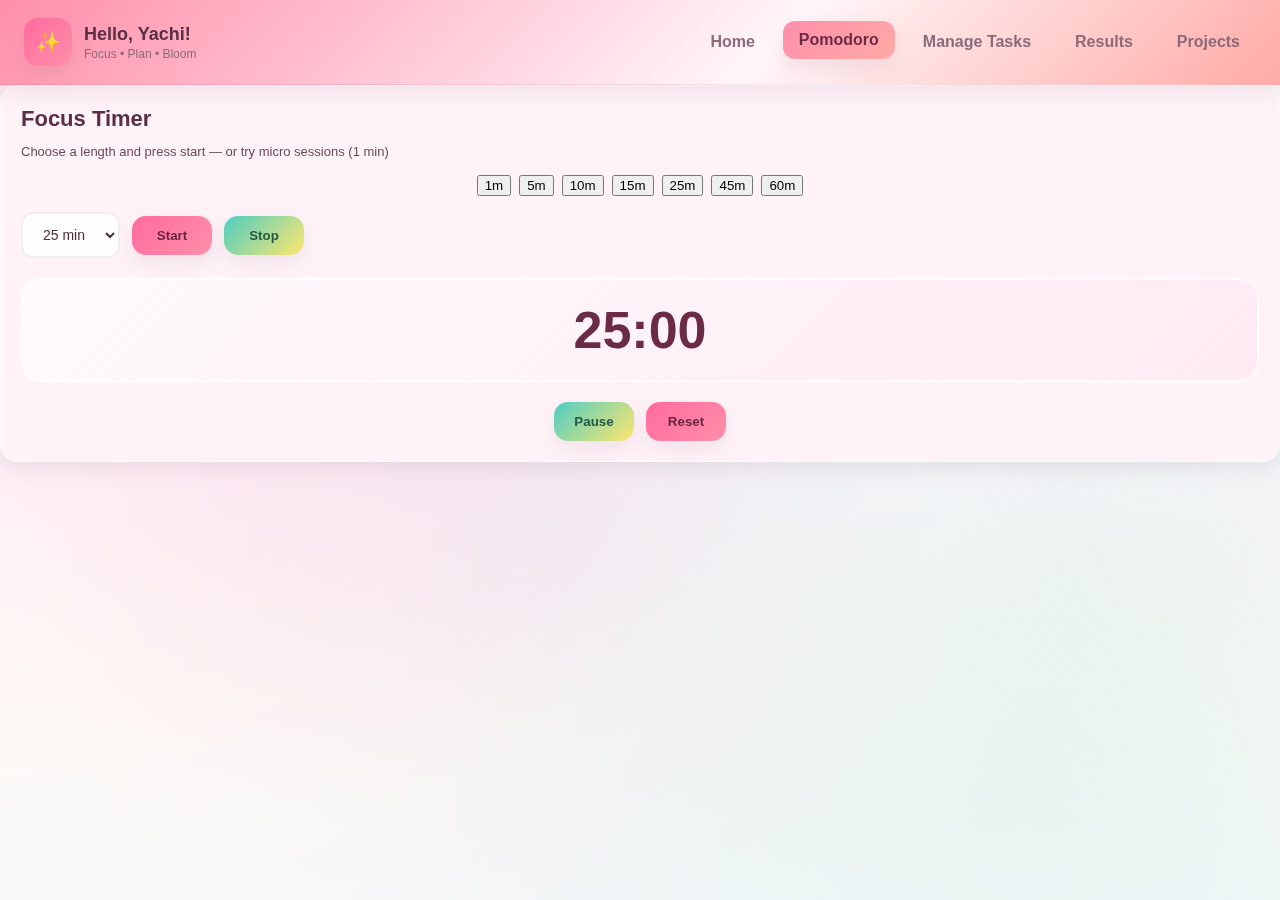
<file: pomodoro.html>
<!-- this is the start of my pomodoro timer page. i made this to help me focus on tasks using the pomodoro technique, where you work for 25 minutes and take a break. it's part of my web development project to manage time effectively. -->
<!DOCTYPE html>
<html lang="en">
<head>
  <!-- these meta tags ensure the page looks good on all devices, especially mobile phones. i added them because responsiveness is important for user experience. -->
  <meta charset="utf-8"/><meta name="viewport" content="width=device-width,initial-scale=1"/>
  <!-- the title shows up in the browser tab. i chose 'pomodoro - pastel tasks' to reflect the app's name and the calming theme. -->
  <title>Pomodoro - Pastel Tasks</title>
  <!-- linking to my css file for all the styling. this keeps the html clean and separates concerns. -->
  <link rel="stylesheet" href="style.css"/>
</head>
<body>
  <!-- this is the body of the page. i have a soothing background div for visual appeal. -->
  <div class="soothing-bg"></div>
  <!-- the header contains the brand and navigation. i personalized it with my name and a motivational subtitle. -->
  <header class="header">
    <div class="brand">
      <!-- the logo is a sparkle emoji to represent creativity and focus. -->
      <div class="logo">✨</div>
      <div>
        <!-- my name in the brand title to make it personal. -->
        <div class="brand-title">Hello, Yachi!</div>
        <!-- subtitle that captures the essence of the app: focus, plan, and grow. -->
        <div class="brand-subtitle">Focus • Plan • Bloom</div>
      </div>
    </div>
    <!-- navigation bar with links to different pages. the active class highlights the current page. -->
    <nav class="nav">
      <a href="index.html">Home</a>
      <a href="pomodoro.html" class="active">Pomodoro</a>
      <a href="manage.html">Manage Tasks</a>
      <a href="results.html">Results</a>
      <a href="projects.html">Projects</a>
    </nav>
  </header>

  <!-- this is the main container for the pomodoro timer. i used a card layout to make it look clean and centered. -->
  <div class="pomodoro-container">
    <div class="card">
      <!-- the main heading for the timer section. -->
      <div class="h1">Focus Timer</div>
      <!-- a small description to guide the user on how to use the timer. -->
      <div class="small">Choose a length and press start — or try micro sessions (1 min)</div>

      <!-- these are the minute buttons for quick selection. i made them flexible with flexbox for better layout. -->
      <div class="timer-buttons" style="display:flex; gap:8px; justify-content:center; margin:16px 0; flex-wrap:wrap;">
        <button class="timer-btn" data-min="1">1m</button>
        <button class="timer-btn" data-min="5">5m</button>
        <button class="timer-btn" data-min="10">10m</button>
        <button class="timer-btn" data-min="15">15m</button>
        <button class="timer-btn" data-min="25">25m</button>
        <button class="timer-btn" data-min="45">45m</button>
        <button class="timer-btn" data-min="60">60m</button>
      </div>

      <!-- this row contains the select dropdown and start/stop buttons. -->
      <div class="row row-margin-top">
        <select id="timerSelect" class="input" title="Select timer duration">
          <option value="25">25 min</option>
          <option value="50">50 min</option>
          <option value="60">60 min</option>
          <option value="5">5 min</option>
          <option value="1">1 min</option>
        </select>
        <button id="startBtn" class="btn">Start</button>
        <button id="stopBtn" class="btn secondary">Stop</button>
      </div>

      <!-- the large timer display where the countdown is shown. -->
      <div class="timer-large" id="timerDisplay">25:00</div>
      <!-- controls for pause and reset. -->
      <div class="timer-controls">
        <button id="pauseBtn" class="btn secondary">Pause</button>
        <button id="resetBtn" class="btn">Reset</button>
      </div>
    </div>
  </div>

  <!-- this is the soothing background video. i added it to create a calming atmosphere while focusing. it's positioned fixed and has low opacity so it doesn't distract. -->
  <video id="soothingVideo" autoplay muted loop style="position:fixed; top:0; left:0; width:100%; height:100%; object-fit:cover; z-index:-3; opacity:0.3;">
    <source src="https://player.vimeo.com/external/371433597.sd.mp4?s=12345" type="video/mp4">
    <!-- fallback to a calming gradient if video doesn't load -->
  </video>

<script src="app.js"></script>
<script>
  // this is the javascript section where all the timer logic is implemented. i wrote this to handle the pomodoro functionality.
  let timerInt=null, remaining=25*60, running=false;
  // these are the main elements i selected from the html to manipulate the timer.
  const display = document.getElementById("timerDisplay");
  const select = document.getElementById("timerSelect");
  const video = document.getElementById("soothingVideo");

  // this function formats the time in seconds to mm:ss format. i used it to display the timer nicely.
  function formatTime(s){
    const m = Math.floor(s/60); const sec = s%60;
    return `${m}:${sec<10? '0'+sec: sec}`;
  }

  // this handles the minute buttons. when clicked, it sets the timer to that duration and updates the display.
  document.querySelectorAll('.timer-btn').forEach(btn => {
    btn.addEventListener('click', () => {
      const minutes = parseInt(btn.dataset.min);
      remaining = minutes * 60;
      display.textContent = formatTime(remaining);
      select.value = minutes;
    });
  });

  // this updates the timer when the select dropdown changes.
  select.addEventListener("change", ()=>{
    remaining = parseInt(select.value)*60;
    display.textContent = formatTime(remaining);
  });

  // this handles the start button. it starts the timer, plays the video, and sets up the countdown interval.
  document.getElementById("startBtn").addEventListener("click", ()=>{
    if(running) return;
    running = true;
    display.classList.add('active');
    video.play();
    if(!remaining) remaining = parseInt(select.value)*60;
    timerInt = setInterval(()=>{
      if(remaining<=0){
        clearInterval(timerInt);
        running=false;
        display.classList.remove('active');
        video.pause();
        showCompletionMessage();
      } else {
        remaining--;
        display.textContent = formatTime(remaining);
      }
    },1000);
  });

  // this handles the stop button. it stops the timer, pauses the video, and resets the time to the selected duration.
  document.getElementById("stopBtn").addEventListener("click", ()=>{
    clearInterval(timerInt);
    timerInt=null;
    running=false;
    display.classList.remove('active');
    video.pause();
    remaining = parseInt(select.value)*60;
    display.textContent = formatTime(remaining);
  });

  // this handles the pause button. it toggles between pausing and resuming the timer.
  document.getElementById("pauseBtn").addEventListener("click", ()=>{
    if(running){
      clearInterval(timerInt);
      running=false;
      display.classList.remove('active');
      video.pause();
    } else {
      if(!remaining) remaining=parseInt(select.value)*60;
      timerInt=setInterval(()=>{
        remaining--;
        if(remaining<=0){
          clearInterval(timerInt);
          running=false;
          display.classList.remove('active');
          video.pause();
          showCompletionMessage();
        } else {
          display.textContent=formatTime(remaining);
        }
      },1000);
      running=true;
      display.classList.add('active');
      video.play();
    }
  });

  // this handles the reset button. it stops the timer, pauses the video, and resets the time to the selected duration.
  document.getElementById("resetBtn").addEventListener("click", ()=>{
    clearInterval(timerInt);
    running=false;
    display.classList.remove('active');
    video.pause();
    remaining=parseInt(select.value)*60;
    display.textContent = formatTime(remaining);
  });

  // this function creates and displays a beautiful completion message when the timer reaches zero.
  function showCompletionMessage(){
    // Create a beautiful completion message
    const modal = document.createElement('div');
    modal.style.cssText = `
      position:fixed; top:0; left:0; width:100%; height:100%;
      background:linear-gradient(135deg, rgba(255,214,232,0.9), rgba(198,231,217,0.9));
      display:flex; align-items:center; justify-content:center; z-index:1000;
      backdrop-filter:blur(10px);
    `;
    modal.innerHTML = `
      <div style="text-align:center; padding:40px; background:rgba(255,255,255,0.9); border-radius:20px; box-shadow:0 20px 40px rgba(0,0,0,0.1);">
        <div style="font-size:48px; margin-bottom:20px;">🎉</div>
        <h2 style="color:#5a2f45; margin:0 0 20px 0;">Session Complete!</h2>
        <p style="color:#6b495b; font-size:18px; margin:0 0 30px 0;">Great job! Take a short break and celebrate your progress.</p>
        <button onclick="this.parentElement.parentElement.remove()" style="
          background:linear-gradient(135deg, var(--accent), var(--accent-2));
          color:#6b2540; padding:12px 24px; border:none; border-radius:12px;
          font-weight:700; cursor:pointer; font-size:16px;
        ">Continue</button>
      </div>
    `;
    document.body.appendChild(modal);
  }

  // this initializes the timer display with the default value from the select dropdown.
  select.dispatchEvent(new Event('change'));
</script>
</body>
</html>
</file>
<file: style.css>
/* Enhanced Pastel theme - shared styles with animations - this file contains all the styling for my task manager app, creating a beautiful and functional interface. */

/* these are the main color variables that define the pastel theme. i chose soft, calming colors that are easy on the eyes and create a pleasant user experience. */
:root{
  --bg:#fff8fb; /* soft pinkish background color */
  --card:#fff3f8; /* slightly lighter pink for cards */
  --muted:#8b6b7a; /* muted purple-gray for secondary text */
  --accent:#ff6b9d; /* vibrant pink - the main accent color */
  --accent-2:#ff8fab; /* bright blush - secondary accent */
  --accent-3:#4ecdc4; /* vibrant mint - for variety */
  --accent-4:#ffe66d; /* bright yellow - for highlights */
  --accent-5:#b19cd9; /* vibrant purple - for special elements */
  --accent-6:#ffaaa5; /* coral pink - for warmth */
  --shadow: 0 8px 20px rgba(133,98,120,0.12); /* subtle shadow for depth */
  --shadow-hover: 0 12px 30px rgba(133,98,120,0.2); /* deeper shadow on hover */
  --glass: rgba(255,255,255,0.7); /* glass effect for modern look */
  --font: "Segoe UI", Tahoma, Geneva, Verdana, sans-serif; /* clean, readable font stack */

  /* Animation variables - these control how smooth the transitions feel */
  --transition: all 0.3s cubic-bezier(0.4, 0, 0.2, 1); /* smooth easing for interactions */
  --bounce: cubic-bezier(0.68, -0.55, 0.265, 1.55); /* bouncy animation curve */
}

/* Dark mode - for users who prefer darker interfaces, especially at night or in low-light environments */
body.dark {
  --bg: #1e1e1e; /* dark background */
  --card: #2c2c2c; /* slightly lighter dark for cards */
  --muted: #a0a0a0; /* light gray for secondary text */
  --accent: #ff6b9d; /* vibrant pink - the main accent color */
  --accent-2: #ff8fab; /* bright blush - secondary accent */
  --accent-3: #4ecdc4; /* vibrant mint - for variety */
  --accent-4: #ffe66d; /* bright yellow - for highlights */
  --accent-5: #b19cd9; /* vibrant purple - for special elements */
  --accent-6: #ffaaa5; /* coral pink - for warmth */
  --shadow: 0 8px 20px rgba(0,0,0,0.7); /* stronger shadows for dark mode */
  --shadow-hover: 0 12px 30px rgba(0,0,0,0.9); /* even stronger shadows on hover */
  --glass: rgba(44,44,44,0.7); /* darker glass effect */
  color: #ddd; /* light text color */
  background: linear-gradient(180deg, #121212 0%, #1e1e1e 50%, #2a2a2a 100%); /* dark gradient background */
}

/* Grey mode - a neutral, professional look that's easy on the eyes */
body.grey {
  --bg: #f0f0f0; /* neutral gray background */
  --card: #e0e0e0; /* slightly lighter gray for cards */
  --muted: #666666; /* medium gray for secondary text */
  --accent: #999999; /* muted gray accent */
  --accent-2: #bbbbbb; /* lighter gray secondary accent */
  --accent-3: #cccccc; /* light gray for variety */
  --accent-4: #dddddd; /* very light gray for highlights */
  --accent-5: #eeeeee; /* almost white for special elements */
  --accent-6: #aaaaaa; /* medium-light gray for warmth */
  --shadow: 0 8px 20px rgba(100,100,100,0.2); /* subtle gray shadows */
  --shadow-hover: 0 12px 30px rgba(100,100,100,0.3); /* slightly stronger gray shadows on hover */
  --glass: rgba(224,224,224,0.7); /* gray glass effect */
  color: #333; /* dark text color */
  background: linear-gradient(180deg, #e0e0e0 0%, #f0f0f0 50%, #f8f8f8 100%); /* neutral gray gradient */
}

/* White mode (default) - the bright, clean default theme */
body.white {
  --bg:#fff8fb; /* soft pinkish background */
  --card:#fff3f8; /* slightly lighter pink for cards */
  --muted:#8b6b7a; /* muted purple-gray for secondary text */
  --accent:#ff6b9d; /* vibrant pink - the main accent color */
  --accent-2:#ff8fab; /* bright blush - secondary accent */
  --accent-3:#4ecdc4; /* vibrant mint - for variety */
  --accent-4:#ffe66d; /* bright yellow - for highlights */
  --accent-5:#b19cd9; /* vibrant purple - for special elements */
  --accent-6:#ffaaa5; /* coral pink - for warmth */
  --shadow: 0 8px 20px rgba(133,98,120,0.12); /* subtle shadow for depth */
  --shadow-hover: 0 12px 30px rgba(133,98,120,0.2); /* deeper shadow on hover */
  --glass: rgba(255,255,255,0.7); /* glass effect for modern look */
  color:#422c3a; /* warm dark text color */
  background: linear-gradient(180deg, #fff8fb 0%, #fffaf6 50%, #f8f9fa 100%); /* soft gradient background */
}

/* Base styles - fundamental CSS reset and body styling */
*{box-sizing:border-box} /* ensures padding and border are included in element dimensions */
body{
  margin:0; /* removes default margin */
  font-family:var(--font); /* uses our custom font stack */
  background: linear-gradient(180deg, #fff8fb 0%, #fffaf6 50%, #f8f9fa 100%); /* soft gradient background */
  color:#422c3a; /* warm text color */
  -webkit-font-smoothing:antialiased; /* smooths fonts on webkit browsers */
  -moz-osx-font-smoothing:grayscale; /* smooths fonts on firefox */
  position:relative; /* for positioning context */
  overflow-x:hidden; /* prevents horizontal scrolling */
}

/* Animated background elements - creates subtle floating orbs for visual interest */
body::before {
  content:''; /* creates pseudo-element */
  position:fixed; /* stays in place during scroll */
  top:0;
  left:0;
  width:100%;
  height:100%;
  background:
    radial-gradient(circle at 20% 20%, rgba(255,107,157,0.15) 0%, transparent 50%), /* pink orb top-left */
    radial-gradient(circle at 80% 80%, rgba(78,205,196,0.12) 0%, transparent 50%), /* mint orb bottom-right */
    radial-gradient(circle at 40% 60%, rgba(177,156,217,0.1) 0%, transparent 50%); /* purple orb center */
  z-index:-2; /* behind all content */
  animation: float 20s ease-in-out infinite; /* gentle floating animation */
}

/* Keyframe animation for the floating background effect */
@keyframes float {
  0%, 100% { transform: translateY(0px) rotate(0deg); } /* start and end positions */
  50% { transform: translateY(-10px) rotate(1deg); } /* middle position with slight rotation */
}

/* Header / nav - the top navigation bar that stays fixed at the top of the page */
.header{
  display:flex; /* flexbox layout for header items */
  align-items:center; /* vertically center all items */
  justify-content:space-between; /* space between brand and nav */
  padding:18px 24px; /* generous padding for breathing room */
  background:linear-gradient(135deg,var(--accent-2) 0%, #fff6f9 60%, var(--accent-6) 100%); /* beautiful gradient background */
  border-bottom:1px solid rgba(0,0,0,0.04); /* subtle bottom border */
  position:sticky; /* stays at top when scrolling */
  top:0; /* sticks to top of viewport */
  z-index:20; /* high z-index to stay above other content */
  backdrop-filter: blur(10px); /* glassmorphism effect */
  box-shadow: var(--shadow); /* subtle shadow for depth */
}

.brand{
  display:flex; /* flexbox for brand elements */
  gap:12px; /* space between logo and text */
  align-items:center; /* center vertically */
}

.logo{
  width:48px; /* logo dimensions */
  height:48px;
  border-radius:14px; /* rounded corners */
  background:linear-gradient(135deg, var(--accent), var(--accent-2)); /* gradient background */
  box-shadow:var(--shadow); /* shadow for depth */
  display:flex; /* center the logo content */
  align-items:center; /* vertical centering */
  justify-content:center; /* horizontal centering */
  font-weight:800; /* bold text */
  color:#73264b; /* dark pink color */
  font-size:20px; /* logo text size */
  position:relative; /* for positioning context */
  overflow:hidden; /* hide overflow content */
  transition: var(--transition); /* smooth transitions */
}

.logo::before {
  content:'✨'; /* sparkle emoji that appears on hover */
  position:absolute; /* absolute positioning */
  font-size:16px; /* sparkle size */
  opacity:0; /* initially hidden */
  transition: var(--transition); /* smooth transition */
}

.logo:hover {
  transform: scale(1.1) rotate(5deg); /* scale up and rotate on hover */
  box-shadow: var(--shadow-hover); /* stronger shadow on hover */
  animation: sparkle 0.6s ease-in-out; /* sparkle animation */
}

.logo:hover::before {
  opacity:1; /* show sparkle on hover */
  transform: translateY(-20px); /* move sparkle up */
}

/* Keyframe animation for the logo sparkle effect */
@keyframes sparkle {
  0%, 100% { transform: scale(1) rotate(0deg); } /* start and end states */
  25% { transform: scale(1.1) rotate(5deg); } /* quarter point */
  50% { transform: scale(1.05) rotate(-3deg); } /* middle point */
  75% { transform: scale(1.1) rotate(2deg); } /* three-quarter point */
}

.brand-title {
  font-weight:700; /* bold title */
  color:#5a2f45; /* warm purple color */
  font-size:18px; /* title size */
}

.brand-subtitle {
  font-size:12px; /* smaller subtitle */
  color:var(--muted); /* muted color for subtitle */
  margin-top:2px; /* small top margin */
}

.nav{
  display:flex; /* flexbox for navigation links */
  gap:12px; /* space between nav items */
  align-items:center; /* center vertically */
}

.nav a{
  text-decoration:none; /* remove underline */
  color:var(--muted); /* muted text color */
  padding:10px 16px; /* padding for clickable area */
  border-radius:12px; /* rounded corners */
  font-weight:600; /* semi-bold text */
  transition: var(--transition); /* smooth transitions */
  position:relative; /* for positioning context */
  overflow:hidden; /* hide overflow */
}

.nav a::before {
  content:''; /* creates pseudo-element for shine effect */
  position:absolute; /* absolute positioning */
  top:0;
  left:-100%; /* starts off-screen to the left */
  width:100%;
  height:100%;
  background:linear-gradient(90deg, transparent, rgba(255,255,255,0.4), transparent); /* shine gradient */
  transition: left 0.5s; /* smooth left movement */
}

.nav a:hover::before {
  left:100%; /* moves shine across on hover */
}

.nav a.active, .nav a:hover{
  background:linear-gradient(135deg, var(--accent-2), var(--accent-6)); /* gradient background on hover/active */
  color:#6b2b46; /* darker text color */
  box-shadow: var(--shadow); /* shadow for depth */
  transform: translateY(-2px); /* slight lift effect */
}

/* Page container - main layout wrapper for the application */
.container{
  max-width:1100px; /* maximum width for content */
  margin:22px auto; /* center the container */
  padding:18px; /* padding around content */
  display:grid; /* CSS grid layout */
  grid-template-columns: 1fr 360px; /* main content area and sidebar */
  gap:22px; /* space between grid areas */
}

/* Enhanced card - reusable component for content sections */
.card{
  background:var(--card); /* card background color */
  border-radius:18px; /* rounded corners */
  padding:20px; /* internal padding */
  box-shadow:var(--shadow); /* shadow for depth */
  border:1px solid rgba(255,255,255,0.8); /* subtle border */
  transition: var(--transition); /* smooth transitions */
  position:relative; /* for positioning context */
  overflow:hidden; /* hide overflow content */
}

.card::before {
  content:''; /* creates pseudo-element for top accent */
  position:absolute; /* absolute positioning */
  top:0;
  left:0;
  right:0;
  height:4px; /* height of accent bar */
  background:linear-gradient(90deg, var(--accent), var(--accent-3), var(--accent-5)); /* colorful gradient */
  opacity:0; /* initially hidden */
  transition: var(--transition); /* smooth transition */
}

.card:hover {
  transform: translateY(-4px); /* lift effect on hover */
  box-shadow: var(--shadow-hover); /* stronger shadow on hover */
}

.card:hover::before {
  opacity:1; /* show accent bar on hover */
}

/* Enhanced buttons - interactive button components */
.btn{
  display:inline-block; /* inline-block for sizing */
  background:linear-gradient(135deg, var(--accent), var(--accent-2)); /* gradient background */
  color:#6b2540; /* text color */
  padding:12px 20px; /* padding for clickable area */
  border-radius:14px; /* rounded corners */
  border:none; /* remove default border */
  cursor:pointer; /* pointer cursor */
  font-weight:700; /* bold text */
  box-shadow: var(--shadow); /* shadow for depth */
  transition: var(--transition); /* smooth transitions */
  position:relative; /* for positioning context */
  overflow:hidden; /* hide overflow */
  min-width:80px; /* minimum width */
}

.btn::before {
  content:''; /* creates pseudo-element for shine effect */
  position:absolute; /* absolute positioning */
  top:0;
  left:-100%; /* starts off-screen */
  width:100%;
  height:100%;
  background:linear-gradient(90deg, transparent, rgba(255,255,255,0.3), transparent); /* shine gradient */
  transition: left 0.6s; /* smooth movement */
}

.btn:hover {
  transform: translateY(-2px) scale(1.05); /* lift and scale on hover */
  box-shadow: var(--shadow-hover); /* stronger shadow on hover */
}

.btn:hover::before {
  left:100%; /* moves shine across on hover */
}

.btn:active {
  transform: translateY(0) scale(0.98); /* press down effect */
}

.btn.secondary{
  background:linear-gradient(135deg, var(--accent-3), var(--accent-4)); /* secondary color scheme */
  color:#255945; /* different text color */
  box-shadow: var(--shadow); /* shadow for depth */
}

/* Enhanced inputs - form input styling */
.input, textarea, select{
  padding:12px 16px; /* padding for comfortable typing */
  border-radius:12px; /* rounded corners */
  border:2px solid rgba(0,0,0,0.06); /* subtle border */
  background:rgba(255,255,255,0.9); /* semi-transparent background */
  font-size:14px; /* readable font size */
  color:#4a2c39; /* text color */
  transition: var(--transition); /* smooth transitions */
  backdrop-filter: blur(5px); /* glassmorphism effect */
}

.input:focus, textarea:focus, select:focus{
  outline:none; /* remove default outline */
  border-color:var(--accent); /* accent color border on focus */
  box-shadow: 0 0 0 4px rgba(255,107,157,0.2); /* focus ring */
  transform: translateY(-2px); /* slight lift on focus */
}

/* Small components - basic typography and layout utilities */
.h1{
  font-size:22px; /* main heading size */
  margin:0 0 12px 0; /* remove default margins */
  color:#5a2f45; /* heading color */
  font-weight:700; /* bold weight */
  position:relative; /* for positioning context */
}

.small{
  font-size:13px; /* small text size */
  color:#6b495b; /* muted color for secondary text */
}

.row{
  display:flex; /* flexbox layout */
  gap:12px; /* space between items */
  align-items:center; /* center items vertically */
}

/* Home left column list - upcoming tasks display */
.upcoming-list{
  display:flex; /* flexbox layout */
  flex-direction:column; /* vertical stacking */
  gap:12px; /* space between items */
}

.up-item{
  display:flex; /* flexbox layout */
  justify-content:space-between; /* space between content and actions */
  align-items:center; /* center items vertically */
  padding:16px; /* internal padding */
  border-radius:14px; /* rounded corners */
  background:linear-gradient(180deg, #fff, #fff8fb); /* subtle gradient background */
  border:1px solid rgba(0,0,0,0.03); /* very subtle border */
  transition: var(--transition); /* smooth transitions */
}

.up-item:hover {
  transform: translateY(-2px); /* lift effect on hover */
  box-shadow: var(--shadow); /* shadow on hover */
}

.up-left{
  display:flex; /* flexbox for left content */
  gap:12px; /* space between elements */
  align-items:center; /* center vertically */
}

.badge-prio{
  padding:8px 12px; /* padding for badge */
  border-radius:10px; /* rounded corners */
  font-weight:700; /* bold text */
  font-size:12px; /* small text size */
  text-transform:uppercase; /* uppercase text */
  letter-spacing:0.5px; /* letter spacing */
}

.pr-high{
  background:linear-gradient(135deg, #ff9a9e, #fecfef); /* red gradient for high priority */
  color:#8a1a2a; /* dark red text */
  box-shadow: 0 4px 12px rgba(255,154,158,0.3); /* shadow with red tint */
}

.pr-med{
  background:linear-gradient(135deg, #ffecd2, #fcb69f); /* orange gradient for medium priority */
  color:#6b3a00; /* dark orange text */
  box-shadow: 0 4px 12px rgba(252,182,159,0.3); /* shadow with orange tint */
}

.pr-low{
  background:linear-gradient(135deg, #a8edea, #fed6e3); /* green gradient for low priority */
  color:#1f6f4b; /* dark green text */
  box-shadow: 0 4px 12px rgba(168,237,234,0.3); /* shadow with green tint */
}

/* Progress mini - small progress bars for task completion */
.mini-progress{
  height:10px; /* progress bar height */
  background:#f6eaf0; /* light pink background */
  border-radius:20px; /* fully rounded */
  overflow:hidden; /* hide overflow */
  margin-top:8px; /* space above progress bar */
  position:relative; /* for positioning context */
}

.mini-fill{
  height:100%; /* fill entire height */
  background:linear-gradient(90deg, #ff85b8, #ffb7db); /* pink gradient fill */
  width:0%; /* starts at 0% width */
  transition: width 0.8s ease; /* smooth width animation */
  position:relative; /* for positioning context */
}

.mini-fill::after {
  content:''; /* creates pseudo-element for shimmer effect */
  position:absolute; /* absolute positioning */
  top:0;
  left:0;
  right:0;
  bottom:0;
  background:linear-gradient(90deg, transparent, rgba(255,255,255,0.3), transparent); /* shimmer gradient */
  animation: shimmer 2s infinite; /* continuous shimmer animation */
}

/* Keyframe animation for the shimmer effect */
@keyframes shimmer {
  0% { transform: translateX(-100%); } /* starts off-screen left */
  100% { transform: translateX(100%); } /* moves to off-screen right */
}

/* Quotes - inspirational quote display styling */
.quote{
  font-style:italic; /* italic text for quotes */
  color:#5a2f45; /* warm purple color */
  background:linear-gradient(135deg, rgba(255,255,255,0.8), rgba(255,214,232,0.6)); /* soft gradient background */
  padding:16px; /* generous padding */
  border-radius:14px; /* rounded corners */
  border:2px dashed rgba(107,68,86,0.1); /* subtle dashed border */
  position:relative; /* for positioning context */
  transition: var(--transition); /* smooth transitions */
}

.quote:hover {
  transform: translateY(-2px); /* lift effect on hover */
  box-shadow: var(--shadow); /* shadow on hover */
}

/* Quick AI shortcuts - AI-powered quick action buttons */
.shortcuts{
  display:flex; /* flexbox layout */
  flex-direction:column; /* vertical stacking */
  gap:10px; /* space between shortcuts */
  margin-top:16px; /* space above shortcuts */
}

.shortcut{
  display:flex; /* flexbox layout */
  align-items:center; /* center items vertically */
  gap:12px; /* space between icon and text */
  padding:12px; /* internal padding */
  border-radius:12px; /* rounded corners */
  background:linear-gradient(135deg, rgba(255,255,255,0.8), rgba(255,255,255,0.4)); /* semi-transparent gradient */
  border:1px solid rgba(0,0,0,0.02); /* very subtle border */
  text-decoration:none; /* remove underline */
  color:#5b2f43; /* warm purple color */
  font-weight:600; /* semi-bold text */
  transition: var(--transition); /* smooth transitions */
}

.shortcut:hover {
  transform: translateY(-2px); /* lift effect on hover */
  box-shadow: var(--shadow); /* shadow on hover */
  background:linear-gradient(135deg, rgba(255,255,255,0.9), rgba(255,214,232,0.6)); /* enhanced gradient on hover */
}

/* Right column - sidebar styling for consistent spacing */
.side .card{
  margin-bottom:16px; /* space between sidebar cards */
}

/* Pomodoro soothing background - creates calming visual environment for focus sessions */
.soothing-bg{
  position:fixed; /* stays in place during scroll */
  left:0;
  right:0;
  top:72px; /* below header */
  height:calc(100vh - 72px); /* full viewport height minus header */
  z-index:-1; /* behind all content */
  background:
    radial-gradient(circle at 10% 10%, rgba(255,214,236,0.12), transparent 20%), /* soft pink orb top-left */
    radial-gradient(circle at 90% 60%, rgba(198,231,217,0.08), transparent 20%); /* soft green orb bottom-right */
  backdrop-filter: blur(6px); /* subtle blur effect */
}

/* Timer UI - large display timer for Pomodoro sessions */
.timer-large{
  font-size:52px; /* large, prominent timer display */
  font-weight:800; /* bold weight for visibility */
  color:#6b2b46; /* warm purple color */
  text-align:center; /* center the timer text */
  padding:20px; /* generous padding around timer */
  background:linear-gradient(135deg, rgba(255,255,255,0.6), rgba(255,214,232,0.3)); /* soft gradient background */
  border-radius:20px; /* rounded corners */
  margin:20px 0; /* vertical spacing */
  border:2px solid rgba(255,255,255,0.8); /* subtle border */
  transition: var(--transition); /* smooth transitions */
}

.timer-large.active {
  animation: pulse 2s infinite; /* pulsing animation when active */
  background:linear-gradient(135deg, rgba(255,182,193,0.8), rgba(255,214,232,0.6)); /* enhanced gradient when active */
}

/* Keyframe animation for timer pulse effect */
@keyframes pulse {
  0%, 100% { transform: scale(1); } /* normal size at start/end */
  50% { transform: scale(1.02); } /* slightly larger in middle */
}

.timer-controls{
  display:flex; /* flexbox layout for control buttons */
  gap:12px; /* space between buttons */
  justify-content:center; /* center the controls */
  margin-top:16px; /* space above controls */
}

/* Manage tasks page specifics - styling for task management interface */
.form-row{
  display:flex; /* flexbox layout for form elements */
  gap:12px; /* space between form inputs */
  flex-wrap:wrap; /* wrap to next line on smaller screens */
  margin-bottom:16px; /* space below form row */
}

.progress-input{
  max-width:100px; /* limit width of progress input field */
}

/* Task card in manage - individual task display in management interface */
.task-card{
  display:flex; /* flexbox layout for task content */
  justify-content:space-between; /* space between task info and actions */
  align-items:center; /* center items vertically */
  padding:16px; /* internal padding */
  border-radius:14px; /* rounded corners */
  background:#fff; /* white background */
  border:1px solid rgba(0,0,0,0.03); /* very subtle border */
  margin-bottom:12px; /* space below each task card */
  transition: var(--transition); /* smooth transitions */
}

.task-card:hover {
  transform: translateY(-2px); /* lift effect on hover */
  box-shadow: var(--shadow); /* shadow on hover */
}

.task-meta{
  display:flex; /* flexbox for task metadata */
  flex-direction:column; /* vertical stacking */
  gap:8px; /* space between metadata elements */
}

.task-title{
  font-weight:700; /* bold task title */
  color:#5a2f45; /* warm purple color */
}

.task-right{
  display:flex; /* flexbox for right-side elements */
  gap:12px; /* space between elements */
  align-items:center; /* center items vertically */
}

.pct-circle{
  width:50px; /* circular progress indicator size */
  height:50px;
  border-radius:50%; /* fully rounded */
  display:grid; /* CSS grid for centering */
  place-items:center; /* center content */
  font-weight:800; /* bold text */
  background:linear-gradient(135deg, #ffd6e8, #fff); /* soft pink gradient */
  color:#6b2b46; /* warm purple text */
  border:2px solid rgba(255,255,255,0.8); /* subtle border */
  transition: var(--transition); /* smooth transitions */
}

.pct-circle:hover {
  transform: scale(1.1); /* scale up on hover */
}

/* Projects page checklist - styling for project management interface */
.project-list{
  display:flex; /* flexbox layout for project list */
  flex-direction:column; /* vertical stacking of projects */
  gap:12px; /* space between project cards */
}

.project-card{
  padding:16px; /* internal padding for project cards */
  border-radius:14px; /* rounded corners */
  background:linear-gradient(180deg, #fff, #fff6fb); /* subtle gradient background */
  border:1px solid rgba(0,0,0,0.03); /* very subtle border */
  transition: var(--transition); /* smooth transitions */
}

.project-card:hover {
  transform: translateY(-2px); /* lift effect on hover */
  box-shadow: var(--shadow); /* shadow on hover */
}

/* Results page - styling for analytics and results display */
.chart-wrap{
  height:280px; /* fixed height for chart containers */
}

/* Enhanced Smart Alerts System - notification and alert components */
.alert{
  display:flex; /* flexbox layout for alert content */
  align-items:center; /* center items vertically */
  padding:16px; /* internal padding */
  border-radius:16px; /* rounded corners */
  margin-bottom:12px; /* space below each alert */
  position:relative; /* for positioning context */
  overflow:hidden; /* hide overflow content */
  animation: slideInUp 0.6s cubic-bezier(0.4, 0, 0.2, 1); /* slide in animation */
  box-shadow: var(--shadow); /* shadow for depth */
  border:2px solid rgba(255,255,255,0.8); /* subtle border */
  transition: var(--transition); /* smooth transitions */
}

.alert:hover {
  transform: translateY(-2px); /* lift effect on hover */
  box-shadow: var(--shadow-hover); /* stronger shadow on hover */
}

.alert-icon {
  font-size:24px; /* icon size */
  margin-right:12px; /* space to the right */
  animation: bounce 2s infinite; /* bouncing animation */
}

.alert-content {
  flex:1; /* take up remaining space */
}

.alert-content strong {
  display:block; /* block display for title */
  font-size:14px; /* title font size */
  margin-bottom:4px; /* space below title */
}

.alert-subtitle {
  font-size:12px; /* subtitle font size */
  opacity:0.8; /* slightly transparent */
  font-weight:400; /* normal weight */
}

.alert-dismiss {
  background:none; /* no background */
  border:none; /* no border */
  font-size:16px; /* dismiss button size */
  cursor:pointer; /* pointer cursor */
  padding:4px 8px; /* padding for clickable area */
  border-radius:50%; /* fully rounded */
  color:inherit; /* inherit text color */
  opacity:0.6; /* slightly transparent */
  transition: var(--transition); /* smooth transitions */
  margin-left:8px; /* space to the left */
}

.alert-dismiss:hover {
  opacity:1; /* fully opaque on hover */
  background:rgba(255,255,255,0.2); /* subtle background on hover */
}

/* Alert Types - different styles for various alert severities */
.alert.critical {
  background:linear-gradient(135deg, #ff9a9e, #fecfef); /* red gradient for critical alerts */
  color:#8a1a2a; /* dark red text */
  border-color: rgba(255,154,158,0.3); /* red-tinted border */
  animation: pulseRed 2s infinite; /* pulsing animation for urgency */
}

.alert.warning {
  background:linear-gradient(135deg, #ffecd2, #fcb69f); /* orange gradient for warnings */
  color:#6b3a00; /* dark orange text */
  border-color: rgba(252,182,159,0.3); /* orange-tinted border */
}

.alert.success {
  background:linear-gradient(135deg, #a8edea, #fed6e3); /* green gradient for success */
  color:#1f6f4b; /* dark green text */
  border-color: rgba(168,237,234,0.3); /* green-tinted border */
}

.alert.info {
  background:linear-gradient(135deg, #e8d5f2, #f7e7c6); /* purple gradient for info */
  color:#5a2f45; /* dark purple text */
  border-color: rgba(232,213,242,0.3); /* purple-tinted border */
}

/* Enhanced Animations - keyframe definitions for various UI animations */
@keyframes slideInUp {
  from {
    opacity:0; /* start invisible */
    transform: translateY(20px) scale(0.9); /* start below and smaller */
  }
  to {
    opacity:1; /* end fully visible */
    transform: translateY(0) scale(1); /* end at normal position and size */
  }
}

@keyframes bounce {
  0%, 20%, 50%, 80%, 100% {
    transform: translateY(0); /* normal position at key points */
  }
  40% {
    transform: translateY(-3px); /* peak of bounce */
  }
  60% {
    transform: translateY(-2px); /* secondary bounce */
  }
}

@keyframes pulseRed {
  0%, 100% {
    box-shadow: 0 0 0 0 rgba(255,154,158,0.4); /* start with no shadow */
  }
  50% {
    box-shadow: 0 0 0 8px rgba(255,154,158,0); /* expand shadow to full size */
  }
}

/* Enhanced Responsive Design - media queries for different screen sizes */
@media (max-width:980px){
  .container{
    grid-template-columns:1fr; /* single column layout on tablets */
    padding:12px; /* reduced padding */
    gap:16px; /* smaller gap */
  }
  .nav{
    display:none; /* hide navigation on smaller screens */
  }
  .header{
    padding:12px; /* reduced header padding */
  }
  .logo{
    width:44px; /* smaller logo */
    height:44px;
    font-size:18px; /* smaller logo text */
  }
  .timer-large{
    font-size:42px; /* smaller timer display */
  }
  .form-row{
    flex-direction:column; /* stack form elements vertically */
    gap:8px; /* smaller gap */
  }
  .timer-buttons{
    gap:6px !important; /* smaller button gaps */
  }
  .timer-btn{
    padding:8px 12px; /* smaller button padding */
    font-size:12px; /* smaller button text */
  }
}

@media (max-width:768px){
  .header{
    flex-direction:column;
    gap:12px;
    text-align:center;
  }
  .brand{
    justify-content:center;
  }
  .container{
    padding:8px;
    margin:16px auto;
  }
  .card{
    padding:16px;
  }
  .h1{
    font-size:20px;
  }
  .timer-large{
    font-size:36px;
    padding:16px;
  }
  .timer-controls{
    flex-direction:column;
    gap:8px;
  }
  .btn{
    width:100%;
    justify-content:center;
  }
  .task-card{
    flex-direction:column;
    align-items:stretch;
    gap:12px;
  }
  .task-right{
    justify-content:space-between;
    width:100%;
  }
  .pct-circle{
    width:40px;
    height:40px;
    font-size:12px;
  }
  .up-item{
    flex-direction:column;
    align-items:stretch;
    gap:8px;
  }
  .up-left{
    width:100%;
  }
  .shortcuts{
    gap:8px;
  }
  .shortcut{
    padding:10px;
  }
  .alert{
    padding:12px;
  }
  .alert-content strong{
    font-size:13px;
  }
  .alert-subtitle{
    font-size:11px;
  }
}

@media (max-width:480px){
  .brand-title{
    font-size:16px;
  }
  .brand-subtitle{
    font-size:11px;
  }
  .logo{
    width:40px;
    height:40px;
    font-size:16px;
  }
  .timer-large{
    font-size:28px;
    padding:12px;
  }
  .timer-buttons{
    gap:4px !important;
  }
  .timer-btn{
    padding:6px 8px;
    font-size:11px;
  }
  .input, textarea, select{
    padding:10px 12px;
    font-size:13px;
  }
  .btn{
    padding:10px 16px;
    font-size:13px;
  }
  .small{
    font-size:12px;
  }
  .h1{
    font-size:18px;
  }
  .card{
    padding:14px;
  }
  .alert{
    padding:10px;
  }
  .alert-icon{
    font-size:20px;
  }
  .alert-content strong{
    font-size:12px;
  }
  .alert-subtitle{
    font-size:10px;
  }
}

/* Mobile-first touch improvements - accessibility for touch devices */
@media (hover: none) and (pointer: coarse) {
  .btn, .nav a, .shortcut, .timer-btn{
    min-height:44px; /* minimum touch target size */
    min-width:44px; /* minimum touch target width */
    display:flex; /* ensure proper layout */
    align-items:center; /* center content vertically */
    justify-content:center; /* center content horizontally */
  }
  .logo{
    min-height:44px; /* ensure logo is touchable */
    min-width:44px; /* ensure logo has proper touch area */
  }
  .alert-dismiss{
    min-height:32px; /* smaller but still accessible touch target */
    min-width:32px; /* smaller but still accessible touch target */
  }
  /* Increase touch targets - ensure all interactive elements are easily tappable */
  .task-card, .up-item, .project-card{
    min-height:60px; /* larger touch areas for cards */
  }
}

/* High contrast mode support - accessibility for users with visual impairments */
@media (prefers-contrast: high) {
  :root{
    --accent:#d63031; /* high contrast red accent */
    --accent-2:#e17055; /* high contrast orange secondary */
    --accent-3:#00b894; /* high contrast green tertiary */
    --muted:#2d3436; /* high contrast dark gray for text */
  }
  .card{
    border:2px solid var(--muted); /* stronger borders for visibility */
  }
  .btn{
    border:2px solid transparent; /* transparent border by default */
  }
  .btn:hover{
    border-color:var(--muted); /* visible border on hover for better feedback */
  }
}

/* Reduced motion support - accessibility for users sensitive to motion */
@media (prefers-reduced-motion: reduce) {
  *, *::before, *::after {
    animation-duration: 0.01ms !important; /* disable animations */
    animation-iteration-count: 1 !important; /* prevent looping animations */
    transition-duration: 0.01ms !important; /* disable transitions */
  }
  .timer-large.active {
    animation: none; /* disable timer pulse animation */
  }
  .logo:hover {
    animation: none; /* disable logo sparkle animation */
  }
}

/* Additional utility classes - helper classes for common spacing and layout needs */
.margin-top-14 { margin-top:14px; }
.mb-8 { margin-bottom:8px; }
.row-margin-top { margin-top:16px; }
.card-margin-top { margin-top:20px; }
.quote-margin-top { margin-top:12px; }
</file>
